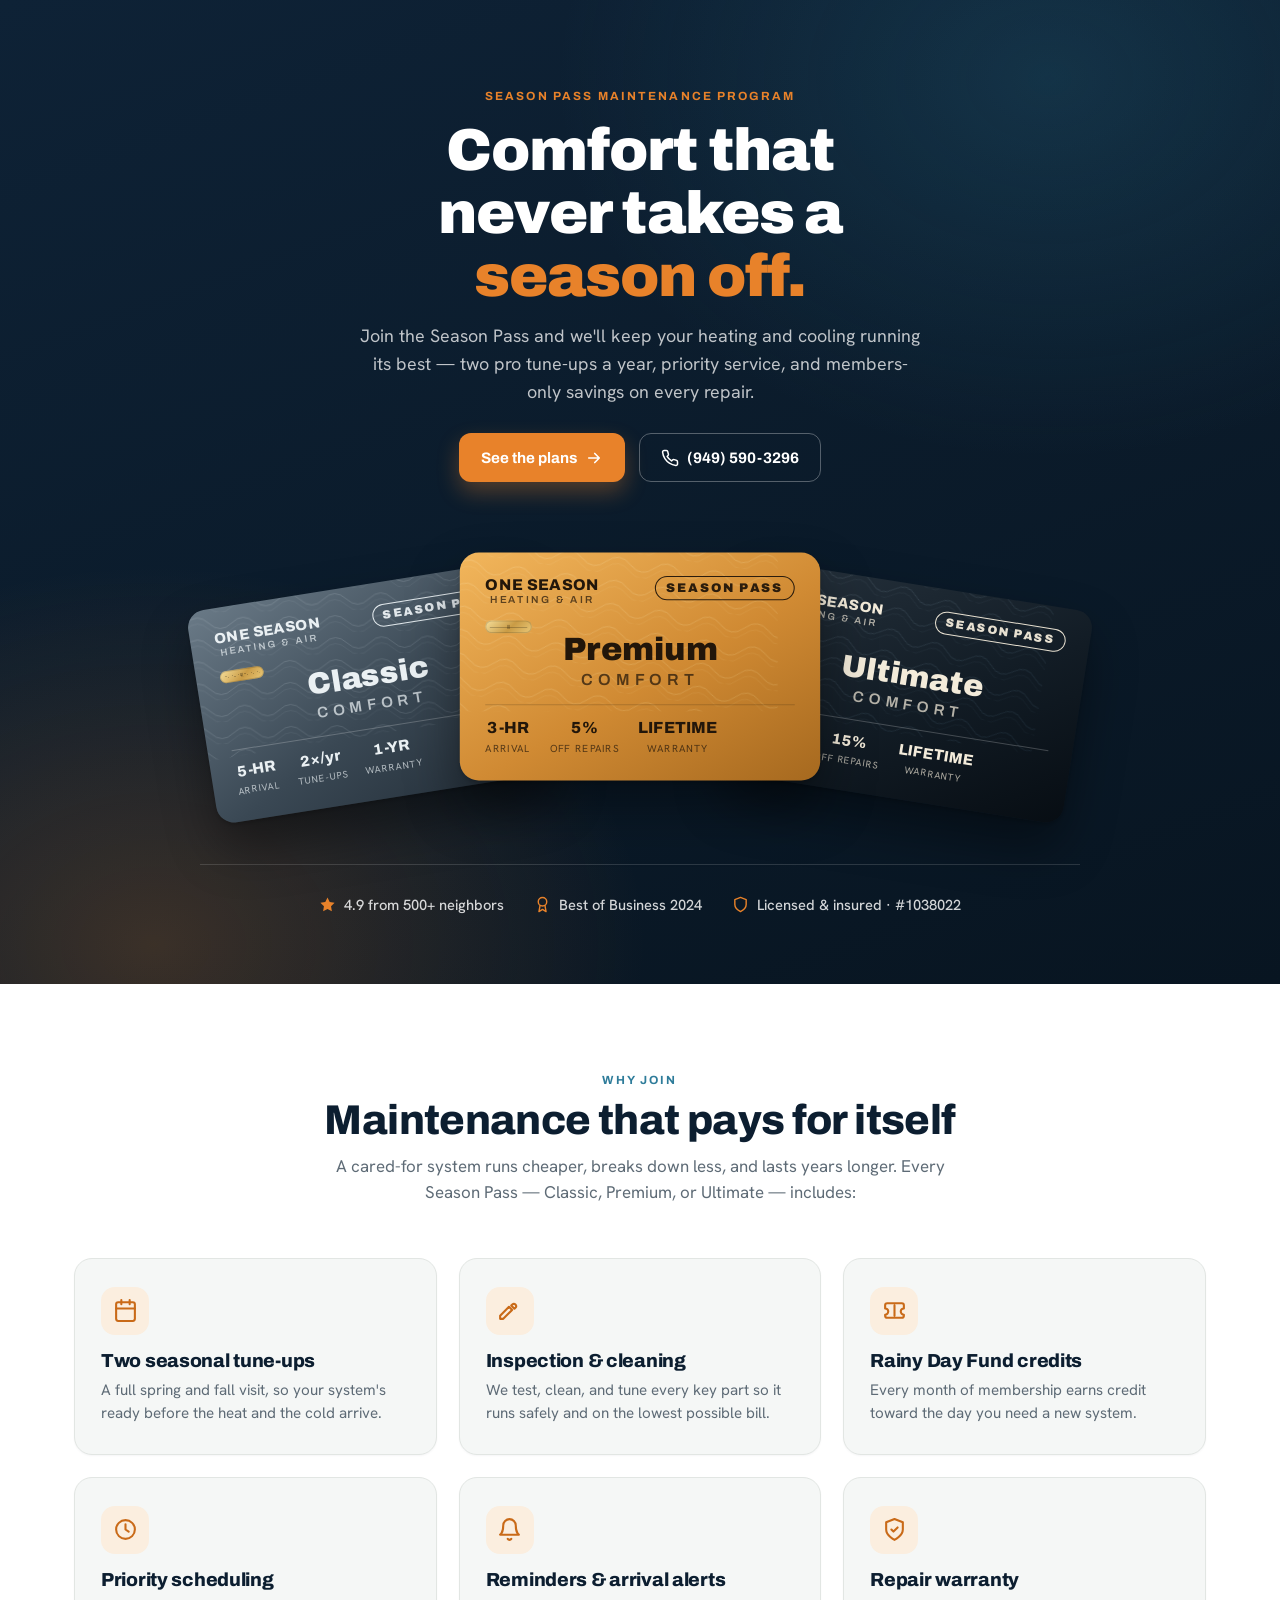
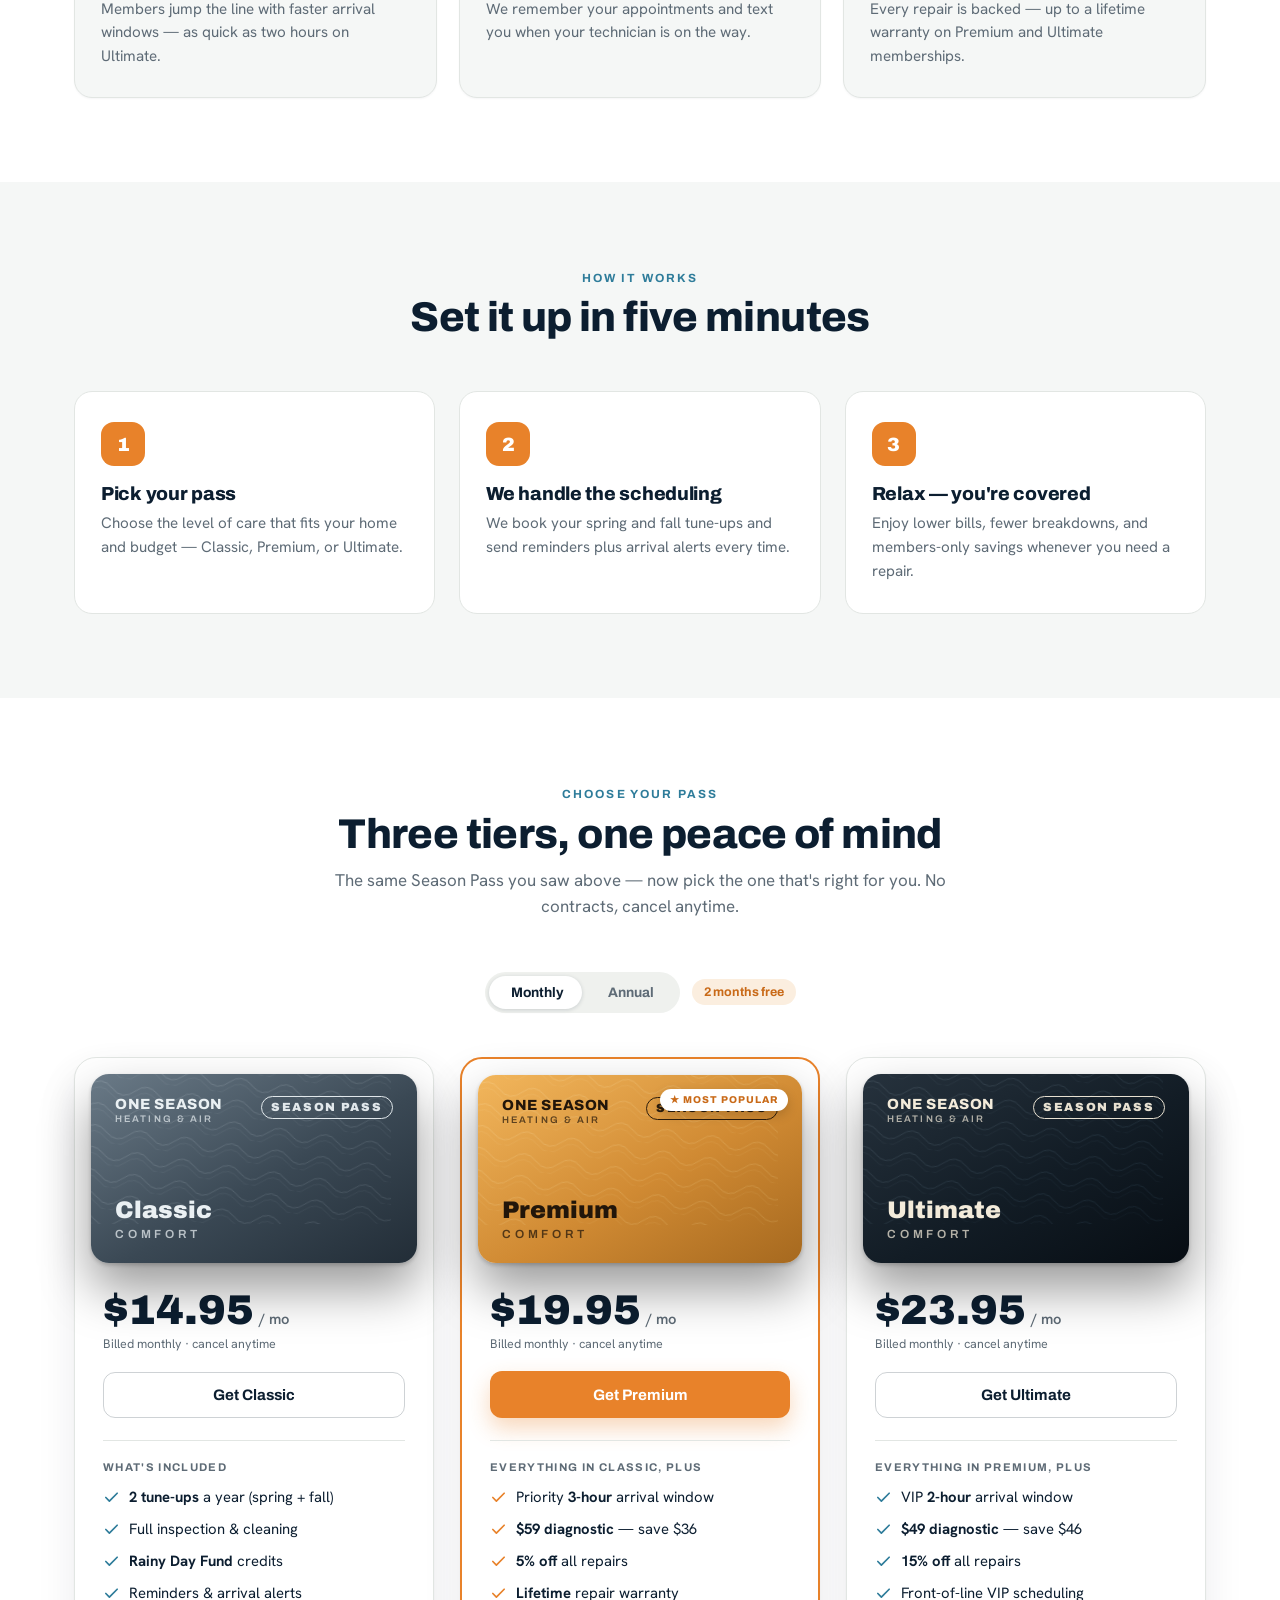
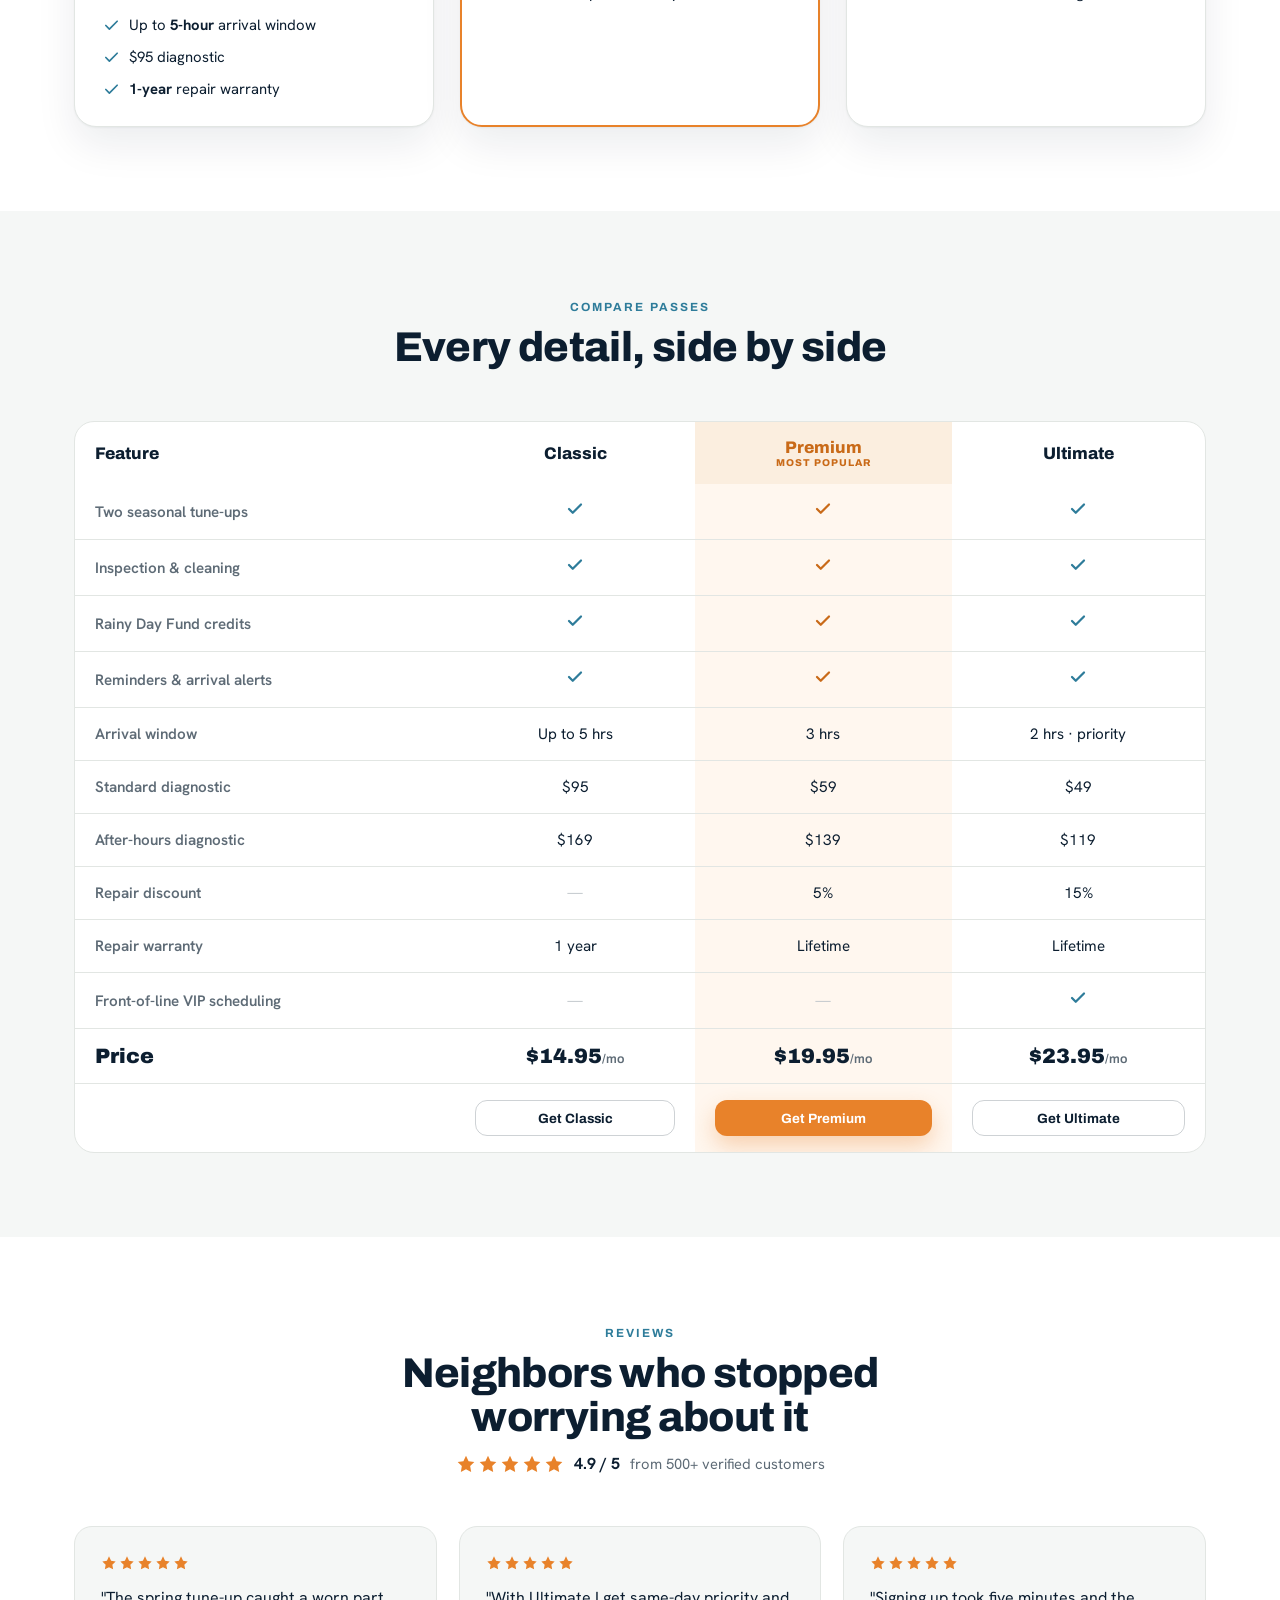
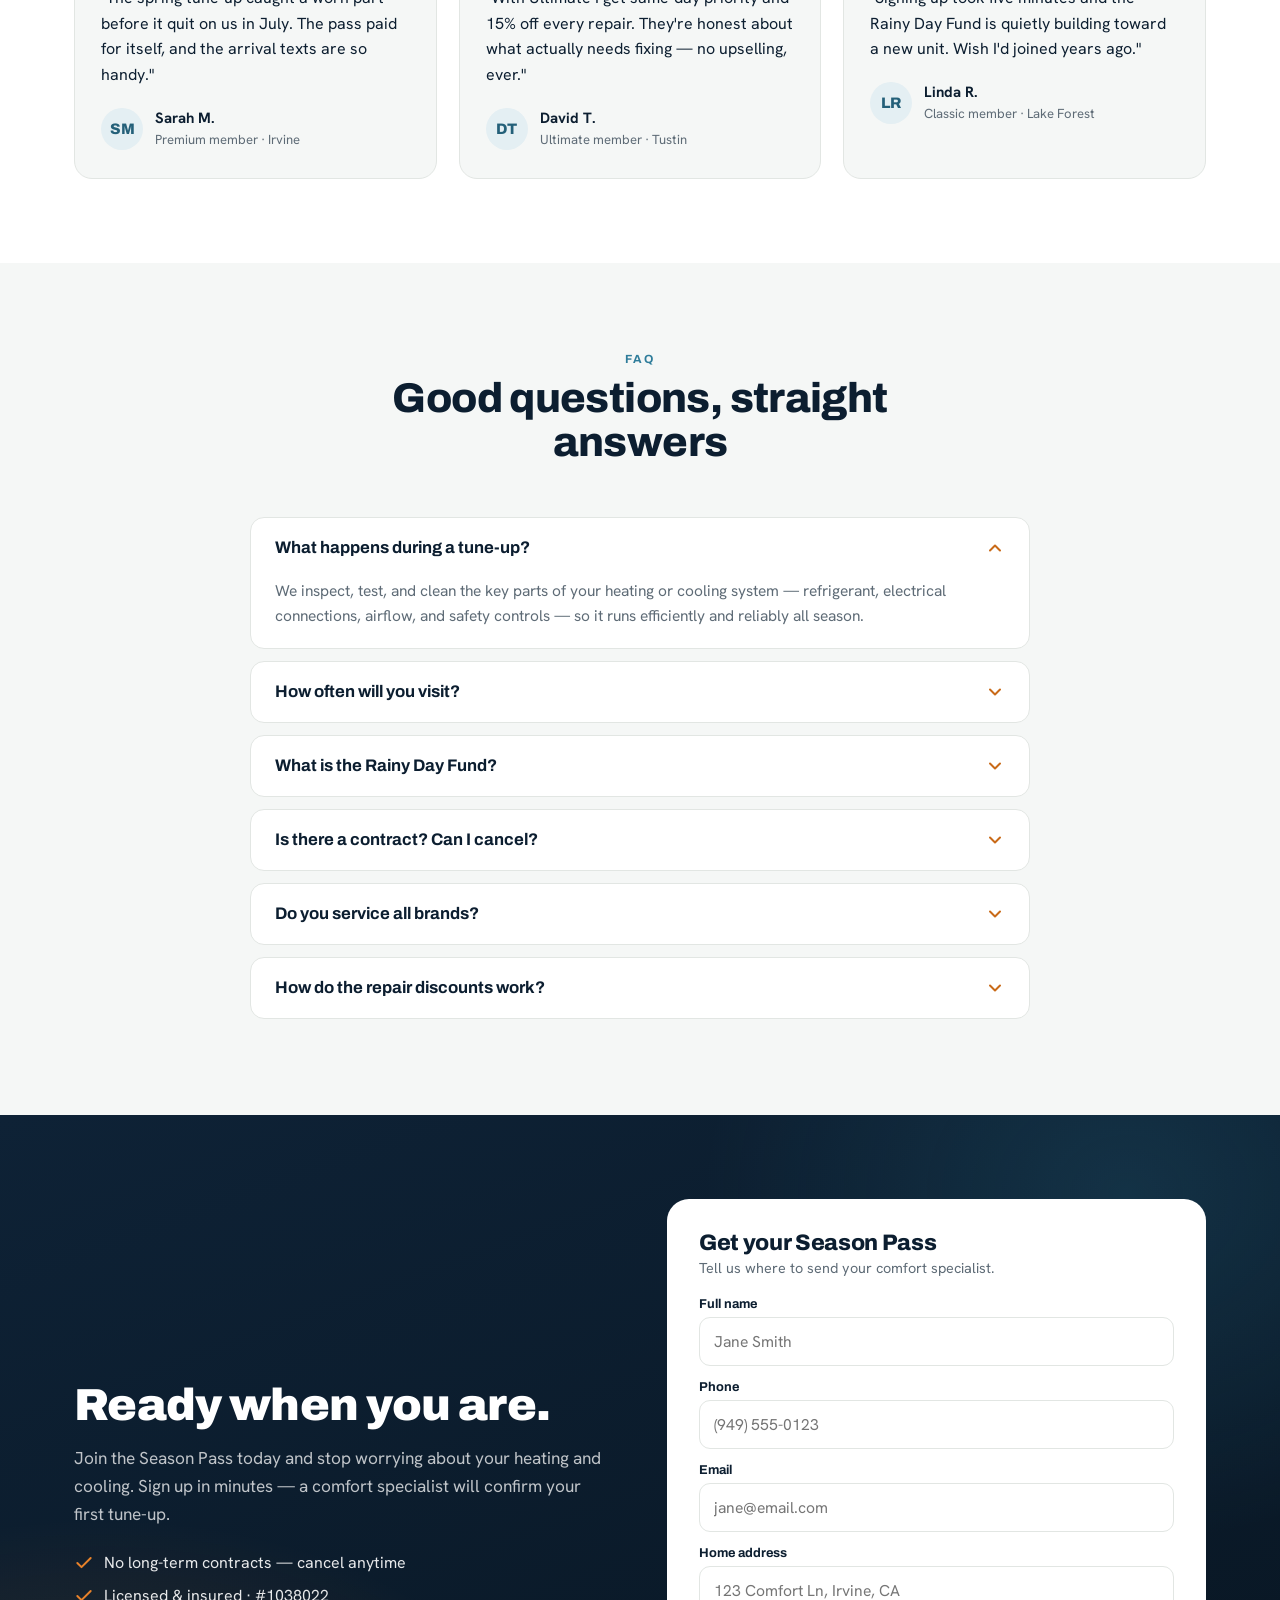
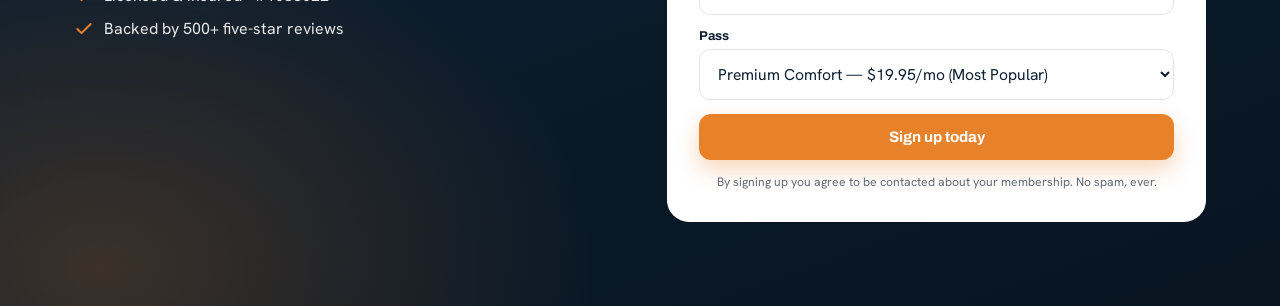
<file: index.html>
<!DOCTYPE html>
<html lang="en">
<head>
<meta charset="UTF-8" />
<meta name="viewport" content="width=device-width, initial-scale=1.0" />
<title>Season Pass Maintenance Program — One Season Heating &amp; Air</title>
<style>
  @import url('https://fonts.googleapis.com/css2?family=Archivo:wght@500;600;700;800;900&family=Hanken+Grotesk:wght@400;500;600;700&display=swap');

  /* ===== Brand tokens (from concept system) ===== */
  :root{
    --ink:#0C1E30; --paper:#F5F7F6; --warm:#E8822A; --warm-deep:#C96A18;
    --cool:#2E7C9A; --cool-deep:#246079; --line:#E2E6E3; --muted:#5E6B76;
    --warm-soft:#FBEEDF; --cool-soft:#E4EFF3; --maxw:1180px;
  }
  *{box-sizing:border-box;margin:0;padding:0}
  body{font-family:'Hanken Grotesk',system-ui,sans-serif;color:var(--ink);background:var(--paper);-webkit-font-smoothing:antialiased}
  h1,h2,h3,h4{font-family:'Archivo',sans-serif;letter-spacing:-.015em;line-height:1.06}
  a{color:inherit}
  .wrap{max-width:var(--maxw);margin:0 auto;padding:0 24px}
  .eyebrow{font-family:'Archivo';font-weight:700;font-size:.74rem;letter-spacing:.18em;text-transform:uppercase;color:var(--cool)}
  .btn{display:inline-flex;width:100%;align-items:center;justify-content:center;gap:.5rem;font-family:'Archivo';
    font-weight:700;font-size:.95rem;padding:.9rem 1.3rem;border-radius:12px;cursor:pointer;border:1.6px solid transparent;
    text-decoration:none;transition:background .18s,border-color .18s,color .18s,transform .1s}
  .btn:active{transform:scale(.985)}
  .btn svg{width:18px;height:18px}
  .btn-primary{background:var(--warm);color:#fff;box-shadow:0 10px 22px rgba(232,130,42,.32)}
  .btn-primary:hover{background:var(--warm-deep)}
  .btn-ghost{background:transparent;color:var(--ink);border-color:rgba(12,30,48,.2)}
  .btn-ghost:hover{border-color:var(--ink)}
  .btn-w{width:auto}
  :focus-visible{outline:3px solid var(--cool);outline-offset:3px}

  /* ===== HERO STAGE ===== */
  .stage{position:relative;overflow:hidden;color:#fff;
    background:
      radial-gradient(70% 70% at 82% 8%, rgba(46,124,154,.22), transparent 55%),
      radial-gradient(70% 70% at 12% 96%, rgba(232,130,42,.22), transparent 55%),
      linear-gradient(160deg,#0E2236,#081521);
    padding:84px 0 70px;text-align:center}
  .stage .eyebrow{color:var(--warm)}
  .stage h1{font-size:clamp(2.2rem,5.4vw,3.7rem);font-weight:900;margin:.9rem auto .9rem;max-width:14ch}
  .stage h1 em{color:var(--warm);font-style:normal}
  .stage .lead{color:rgba(255,255,255,.74);font-size:1.12rem;line-height:1.55;max-width:560px;margin:0 auto 28px}
  .stage .cta-row{display:flex;gap:14px;justify-content:center;flex-wrap:wrap;margin-bottom:14px}
  .stage .cta-row .btn{width:auto}
  .stage .btn-ghost{color:#fff;border-color:rgba(255,255,255,.3)}
  .stage .btn-ghost:hover{border-color:#fff;background:rgba(255,255,255,.06)}

  .fan{display:flex;justify-content:center;gap:0;perspective:1600px;min-height:300px;align-items:center;margin:46px 0 36px}
  .fan .passcard{margin:0 -34px}
  .fan .passcard:nth-child(1){transform:rotate(-9deg) translateY(14px)}
  .fan .passcard:nth-child(2){transform:translateY(-12px) scale(1.06);z-index:3}
  .fan .passcard:nth-child(3){transform:rotate(9deg) translateY(14px)}
  .fan .passcard:hover{transform:translateY(-22px) scale(1.09);z-index:5}

  .trust-strip{display:flex;justify-content:center;flex-wrap:wrap;gap:14px 30px;padding-top:30px;
    border-top:1px solid rgba(255,255,255,.14);max-width:880px;margin:0 auto}
  .trust-strip span{display:inline-flex;align-items:center;gap:8px;font-size:.92rem;color:rgba(255,255,255,.82);font-weight:500}
  .trust-strip svg{width:17px;height:17px;color:var(--warm)}

  /* ===== Membership pass card ===== */
  .passcard{position:relative;width:340px;aspect-ratio:1.585/1;border-radius:18px;padding:22px 24px;color:#fff;
    overflow:hidden;flex:none;box-shadow:0 2px 4px rgba(0,0,0,.2),0 26px 50px rgba(0,0,0,.4);
    transition:transform .45s cubic-bezier(.2,.8,.2,1),box-shadow .45s ease;isolation:isolate;display:flex;flex-direction:column}
  .passcard .guil{position:absolute;inset:0;z-index:0;opacity:.5;mix-blend-mode:soft-light}
  .passcard::after{content:"";position:absolute;inset:0;z-index:4;pointer-events:none;
    background:linear-gradient(115deg,transparent 32%,rgba(255,255,255,.32) 46%,rgba(255,255,255,.06) 56%,transparent 70%);
    transform:translateX(-130%);transition:transform .9s ease}
  .passcard:hover::after{transform:translateX(130%)}
  .passcard > *{position:relative;z-index:2}
  .steel{background:linear-gradient(150deg,#6A7A87 0%,#3A4854 55%,#222D37 100%);color:#EAF0F3}
  .gold{background:linear-gradient(150deg,#F2B65C 0%,#D08A33 55%,#A6691F 100%);color:#22160A}
  .onyx{background:linear-gradient(150deg,#26323D 0%,#121C25 55%,#070D13 100%);color:#F3EBDA}
  .pc-top{display:flex;justify-content:space-between;align-items:flex-start}
  .pc-brand{font-family:'Archivo';font-weight:800;font-size:.92rem;letter-spacing:.04em}
  .pc-brand small{display:block;font-weight:600;font-size:.6rem;letter-spacing:.22em;opacity:.7;margin-top:2px}
  .pc-tier{font-family:'Archivo';font-weight:900;font-size:.74rem;letter-spacing:.14em;text-transform:uppercase;
    padding:.28rem .6rem;border-radius:30px;border:1px solid currentColor;opacity:.95}
  .pc-chip{width:44px;height:33px;border-radius:6px;margin:14px 0 0;position:relative;overflow:hidden;
    background:linear-gradient(135deg,#F6DF9B,#C99B45 55%,#EBC978);box-shadow:inset 0 0 0 1px rgba(0,0,0,.15)}
  .pc-chip::before{content:"";position:absolute;inset:4px;border-radius:3px;
    background:linear-gradient(90deg,transparent 46%,rgba(0,0,0,.22) 46% 54%,transparent 54%),
      linear-gradient(0deg,transparent 30%,rgba(0,0,0,.22) 30% 36%,transparent 36% 64%,rgba(0,0,0,.22) 64% 70%,transparent 70%)}
  .onyx .pc-chip{background:linear-gradient(135deg,#E8C572,#A6791F 55%,#D8B45E)}
  .pc-name{font-family:'Archivo';font-weight:900;font-size:1.9rem;margin-top:auto;line-height:1}
  .pc-name span{font-weight:600;font-size:.95rem;letter-spacing:.32em;text-transform:uppercase;display:block;opacity:.72;margin-top:.45rem}
  .pc-meta{display:flex;gap:18px;margin-top:14px;padding-top:13px;border-top:1px solid rgba(255,255,255,.22)}
  .gold .pc-meta{border-color:rgba(34,22,10,.2)}
  .pc-meta div{line-height:1.15}
  .pc-meta b{font-family:'Archivo';font-weight:800;font-size:.95rem;display:block}
  .pc-meta small{font-size:.6rem;letter-spacing:.1em;text-transform:uppercase;opacity:.7}

  /* ===== Generic section shell ===== */
  .sec{padding:84px 0}
  .sec--paper{background:var(--paper)}
  .sec--white{background:#fff}
  .sec-head{text-align:center;max-width:660px;margin:0 auto 52px}
  .sec-head h2{font-size:clamp(1.8rem,3.6vw,2.6rem);font-weight:800;margin:.55rem 0 .7rem}
  .sec-head p{color:var(--muted);font-size:1.06rem;line-height:1.55}

  /* ===== Benefits ===== */
  .bene{display:grid;grid-template-columns:repeat(3,1fr);gap:22px}
  .bcard{background:#fff;border:1px solid var(--line);border-radius:18px;padding:28px 26px;
    box-shadow:0 1px 2px rgba(12,30,48,.04)}
  .sec--white .bcard{background:var(--paper)}
  .bcard .ic{width:48px;height:48px;border-radius:14px;background:var(--warm-soft);display:flex;align-items:center;justify-content:center;color:var(--warm-deep);margin-bottom:16px}
  .bcard .ic svg{width:25px;height:25px}
  .bcard h3{font-size:1.18rem;font-weight:800;margin-bottom:8px}
  .bcard p{font-size:.95rem;line-height:1.55;color:var(--muted)}

  /* ===== How it works ===== */
  .steps{display:grid;grid-template-columns:repeat(3,1fr);gap:24px}
  .step{position:relative;background:#fff;border:1px solid var(--line);border-radius:18px;padding:30px 26px}
  .step .num{width:44px;height:44px;border-radius:13px;background:var(--warm);color:#fff;font-family:'Archivo';font-weight:900;font-size:1.2rem;display:flex;align-items:center;justify-content:center;margin-bottom:18px}
  .step h3{font-size:1.18rem;font-weight:800;margin-bottom:8px}
  .step p{font-size:.95rem;line-height:1.55;color:var(--muted)}

  /* ===== Pricing ===== */
  .toggle-wrap{display:flex;justify-content:center;align-items:center;gap:12px;margin:0 0 44px;flex-wrap:wrap}
  .toggle{display:inline-flex;background:#E7EBE8;border-radius:999px;padding:4px;position:relative}
  .sec--white .toggle{background:#EFF1EE}
  .toggle button{font-family:'Archivo';font-size:.86rem;font-weight:700;color:var(--muted);border:0;background:transparent;cursor:pointer;padding:9px 22px;border-radius:999px;transition:color .2s;position:relative;z-index:1}
  .toggle button[aria-pressed="true"]{color:var(--ink)}
  .toggle .thumb{position:absolute;top:4px;bottom:4px;left:4px;width:calc(50% - 4px);background:#fff;border-radius:999px;box-shadow:0 1px 4px rgba(12,30,48,.16);transition:transform .22s cubic-bezier(.4,0,.2,1);z-index:0}
  .toggle[data-mode="annual"] .thumb{transform:translateX(100%)}
  .save{font-family:'Archivo';font-size:.78rem;font-weight:700;color:var(--warm-deep);background:var(--warm-soft);padding:6px 12px;border-radius:999px}

  .plan-row{display:grid;grid-template-columns:repeat(3,1fr);gap:26px;align-items:stretch}
  .plancard{background:#fff;border:1px solid var(--line);border-radius:22px;padding:16px 16px 26px;
    box-shadow:0 1px 2px rgba(12,30,48,.05),0 18px 40px rgba(12,30,48,.08);display:flex;flex-direction:column;
    transition:transform .2s ease,box-shadow .2s ease}
  .plancard:hover{transform:translateY(-5px);box-shadow:0 24px 56px rgba(12,30,48,.16)}
  .plancard.feat{border:2px solid var(--warm)}
  .plancard .passcard{width:100%;aspect-ratio:1.72/1;margin:0}
  .pc-popular{position:absolute;top:14px;right:14px;z-index:6;background:#fff;color:var(--warm-deep);
    font-family:'Archivo';font-weight:800;font-size:.62rem;letter-spacing:.1em;text-transform:uppercase;
    padding:.34rem .62rem;border-radius:30px;box-shadow:0 4px 12px rgba(0,0,0,.18)}
  .plan-body{padding:24px 12px 0;display:flex;flex-direction:column;flex-grow:1}
  .plan-price{display:flex;align-items:baseline;gap:.3rem}
  .plan-price .amt{font-family:'Archivo';font-weight:900;font-size:2.6rem}
  .plan-price .per{color:var(--muted);font-weight:600;font-size:.92rem}
  .plan-note{font-size:.78rem;color:var(--muted);margin:.2rem 0 1.2rem;min-height:1rem}
  .plan-cta{margin-bottom:22px}
  .incl{font-family:'Archivo';font-weight:700;font-size:.7rem;letter-spacing:.12em;text-transform:uppercase;color:var(--muted);margin-bottom:14px;padding-top:20px;border-top:1px solid var(--line)}
  .plan-feats{list-style:none;display:flex;flex-direction:column;gap:.7rem;margin:0;flex-grow:1}
  .plan-feats li{display:flex;gap:.55rem;font-size:.93rem;line-height:1.4;align-items:flex-start}
  .plan-feats li svg{flex:none;margin-top:2px;width:17px;height:17px}
  .plan-feats b{font-weight:700}

  /* ===== Comparison table ===== */
  .tbl-scroll{overflow-x:auto;-webkit-overflow-scrolling:touch;border:1px solid var(--line);border-radius:20px;background:#fff}
  table.tbl{width:100%;border-collapse:collapse;min-width:680px}
  .tbl th,.tbl td{padding:16px 20px;text-align:center;font-size:.95rem;border-bottom:1px solid var(--line)}
  .tbl thead th{font-family:'Archivo';font-size:1.05rem;font-weight:800;color:var(--ink)}
  .tbl tbody th{text-align:left;font-weight:600;color:var(--muted);font-family:'Hanken Grotesk'}
  .tbl td.feat{background:#FFF7EF}
  .tbl thead th.feat{background:var(--warm-soft);color:var(--warm-deep)}
  .tbl thead th .pop{display:block;font-family:'Archivo';font-size:.62rem;font-weight:800;letter-spacing:.1em;text-transform:uppercase}
  .tbl .yes svg{width:18px;height:18px;color:var(--cool)}
  .tbl .feat .yes svg,.tbl td.feat.yes svg{color:var(--warm-deep)}
  .tbl .no{color:#C2C8CC}
  .tbl tr:last-child td,.tbl tr:last-child th{border-bottom:0}
  .tbl .price-row td,.tbl .price-row th{font-family:'Archivo';font-size:1.3rem;font-weight:900;color:var(--ink)}

  /* ===== Testimonials ===== */
  .rating{display:flex;justify-content:center;align-items:center;gap:10px;margin-top:14px}
  .stars{color:var(--warm);display:inline-flex;gap:2px}
  .stars svg{width:20px;height:20px}
  .revs{display:grid;grid-template-columns:repeat(3,1fr);gap:22px}
  .rev{background:#fff;border:1px solid var(--line);border-radius:18px;padding:28px 26px}
  .sec--white .rev{background:var(--paper)}
  .rev .qstars{color:var(--warm);display:flex;gap:2px;margin-bottom:14px}
  .rev .qstars svg{width:16px;height:16px}
  .rev p{font-size:1rem;line-height:1.6;margin-bottom:20px}
  .rev .who{display:flex;align-items:center;gap:12px}
  .rev .av{width:42px;height:42px;border-radius:999px;background:var(--cool-soft);color:var(--cool-deep);font-family:'Archivo';font-weight:800;display:flex;align-items:center;justify-content:center;font-size:.95rem}
  .rev .who b{display:block;font-size:.93rem;font-weight:700}
  .rev .who small{font-size:.82rem;color:var(--muted)}

  /* ===== FAQ ===== */
  .faq{max-width:780px;margin:0 auto}
  .q{border:1px solid var(--line);border-radius:14px;background:#fff;margin-bottom:12px;overflow:hidden}
  .q summary{list-style:none;cursor:pointer;padding:20px 24px;font-family:'Archivo';font-size:1.05rem;font-weight:700;display:flex;justify-content:space-between;align-items:center;gap:16px}
  .q summary::-webkit-details-marker{display:none}
  .q summary .chev{flex:none;transition:transform .2s;color:var(--warm-deep)}
  .q summary .chev svg{width:20px;height:20px;display:block}
  .q[open] summary .chev{transform:rotate(180deg)}
  .q .ans{padding:0 24px 20px;font-size:.97rem;line-height:1.62;color:var(--muted)}

  /* ===== Final CTA ===== */
  .cta-stage{position:relative;overflow:hidden;color:#fff;padding:84px 0;
    background:
      radial-gradient(60% 80% at 88% 10%, rgba(46,124,154,.22), transparent 55%),
      radial-gradient(70% 80% at 8% 95%, rgba(232,130,42,.22), transparent 55%),
      linear-gradient(160deg,#0E2236,#081521)}
  .cta-grid{display:grid;grid-template-columns:1fr 1fr;gap:54px;align-items:center}
  .cta-stage h2{color:#fff;font-size:clamp(1.9rem,4vw,2.8rem);font-weight:900;margin-bottom:16px}
  .cta-stage .lead{color:rgba(255,255,255,.74);font-size:1.08rem;line-height:1.6;margin-bottom:24px}
  .cta-list{list-style:none;display:flex;flex-direction:column;gap:12px}
  .cta-list li{display:flex;gap:10px;align-items:center;font-size:1rem;color:rgba(255,255,255,.9)}
  .cta-list svg{width:20px;height:20px;color:var(--warm);flex:none}
  .form{background:#fff;border-radius:22px;padding:32px;color:var(--ink)}
  .form h3{font-size:1.4rem;font-weight:800;margin-bottom:4px}
  .form .sub{font-size:.9rem;color:var(--muted);margin-bottom:20px}
  .field{margin-bottom:14px}
  .field label{display:block;font-family:'Archivo';font-size:.8rem;font-weight:700;margin-bottom:6px}
  .field input,.field select{width:100%;font-family:'Hanken Grotesk';font-size:.98rem;color:var(--ink);padding:13px 14px;border:1.5px solid var(--line);border-radius:11px;background:#fff;transition:border-color .15s,box-shadow .15s}
  .field input:focus,.field select:focus{outline:0;border-color:var(--warm);box-shadow:0 0 0 3px rgba(232,130,42,.16)}
  .form .fine{font-size:.76rem;color:var(--muted);text-align:center;margin-top:14px}

  /* ===== Responsive ===== */
  @media(max-width:900px){
    .fan{flex-direction:column;gap:20px;perspective:none}
    .fan .passcard{margin:0;width:100%;max-width:330px}
    .fan .passcard:nth-child(1),.fan .passcard:nth-child(2),.fan .passcard:nth-child(3){transform:none}
    .fan .passcard:hover{transform:translateY(-8px)}
    .bene,.steps,.revs,.plan-row{grid-template-columns:1fr;max-width:420px;margin:0 auto}
    .plancard.feat{order:-1}
    .cta-grid{grid-template-columns:1fr;gap:38px}
  }
  @media(max-width:520px){
    .sec,.stage,.cta-stage{padding:56px 0}
    .wrap{padding:0 16px}
  }
  @media (prefers-reduced-motion:reduce){*{transition:none!important}.passcard::after{display:none}}
</style>
</head>
<body>

<!-- shared guilloché security pattern -->
<svg width="0" height="0" style="position:absolute" aria-hidden="true">
  <defs>
    <pattern id="guil" width="46" height="22" patternUnits="userSpaceOnUse" patternTransform="rotate(8)">
      <path d="M0 11 Q 11.5 0 23 11 T 46 11" fill="none" stroke="#fff" stroke-width="0.7"/>
      <path d="M0 17 Q 11.5 6 23 17 T 46 17" fill="none" stroke="#fff" stroke-width="0.5" opacity=".6"/>
    </pattern>
  </defs>
</svg>

<!-- ============ HERO ============ -->
<header class="stage">
  <div class="wrap">
    <span class="eyebrow">Season Pass Maintenance Program</span>
    <h1>Comfort that never takes a <em>season off.</em></h1>
    <p class="lead">Join the Season Pass and we'll keep your heating and cooling running its best — two pro tune-ups a year, priority service, and members-only savings on every repair.</p>
    <div class="cta-row">
      <a href="#plans" class="btn btn-primary">See the plans<svg viewBox="0 0 24 24" fill="none" stroke="currentColor" stroke-width="2.2" stroke-linecap="round" stroke-linejoin="round"><path d="M5 12h14M13 6l6 6-6 6"/></svg></a>
      <a href="tel:+19495903296" class="btn btn-ghost"><svg viewBox="0 0 24 24" fill="none" stroke="currentColor" stroke-width="2" stroke-linecap="round" stroke-linejoin="round"><path d="M22 16.92v3a2 2 0 0 1-2.18 2 19.79 19.79 0 0 1-8.63-3.07 19.5 19.5 0 0 1-6-6 19.79 19.79 0 0 1-3.07-8.67A2 2 0 0 1 4.11 2h3a2 2 0 0 1 2 1.72c.13.96.36 1.9.7 2.81a2 2 0 0 1-.45 2.11L8.09 9.91a16 16 0 0 0 6 6l1.27-1.27a2 2 0 0 1 2.11-.45c.91.34 1.85.57 2.81.7A2 2 0 0 1 22 16.92z"/></svg>(949) 590-3296</a>
    </div>

    <div class="fan">
      <div class="passcard steel">
        <svg class="guil" style="color:#fff"><rect width="100%" height="100%" fill="url(#guil)"/></svg>
        <div class="pc-top"><div class="pc-brand">ONE SEASON<small>HEATING &amp; AIR</small></div><div class="pc-tier">Season Pass</div></div>
        <div class="pc-chip"></div>
        <div class="pc-name">Classic<span>Comfort</span></div>
        <div class="pc-meta"><div><b>5-HR</b><small>Arrival</small></div><div><b>2×/yr</b><small>Tune-ups</small></div><div><b>1-YR</b><small>Warranty</small></div></div>
      </div>
      <div class="passcard gold">
        <svg class="guil" style="color:#5a3a12"><rect width="100%" height="100%" fill="url(#guil)"/></svg>
        <div class="pc-top"><div class="pc-brand">ONE SEASON<small>HEATING &amp; AIR</small></div><div class="pc-tier">Season Pass</div></div>
        <div class="pc-chip"></div>
        <div class="pc-name">Premium<span>Comfort</span></div>
        <div class="pc-meta"><div><b>3-HR</b><small>Arrival</small></div><div><b>5%</b><small>Off repairs</small></div><div><b>LIFETIME</b><small>Warranty</small></div></div>
      </div>
      <div class="passcard onyx">
        <svg class="guil" style="color:#caa45e"><rect width="100%" height="100%" fill="url(#guil)"/></svg>
        <div class="pc-top"><div class="pc-brand">ONE SEASON<small>HEATING &amp; AIR</small></div><div class="pc-tier">Season Pass</div></div>
        <div class="pc-chip"></div>
        <div class="pc-name">Ultimate<span>Comfort</span></div>
        <div class="pc-meta"><div><b>2-HR</b><small>Arrival</small></div><div><b>15%</b><small>Off repairs</small></div><div><b>LIFETIME</b><small>Warranty</small></div></div>
      </div>
    </div>

    <div class="trust-strip">
      <span><svg viewBox="0 0 24 24" fill="currentColor"><polygon points="12 2 15.1 8.6 22 9.6 17 14.5 18.2 21.5 12 18.2 5.8 21.5 7 14.5 2 9.6 8.9 8.6 12 2"/></svg>4.9 from 500+ neighbors</span>
      <span><svg viewBox="0 0 24 24" fill="none" stroke="currentColor" stroke-width="2" stroke-linecap="round" stroke-linejoin="round"><circle cx="12" cy="8" r="6"/><path d="M8.5 13.5 7 22l5-3 5 3-1.5-8.5"/></svg>Best of Business 2024</span>
      <span><svg viewBox="0 0 24 24" fill="none" stroke="currentColor" stroke-width="2" stroke-linecap="round" stroke-linejoin="round"><path d="M12 22s8-4 8-10V5l-8-3-8 3v7c0 6 8 10 8 10z"/></svg>Licensed &amp; insured · #1038022</span>
    </div>
  </div>
</header>

<!-- ============ BENEFITS ============ -->
<section class="sec sec--white">
  <div class="wrap">
    <div class="sec-head">
      <span class="eyebrow">Why join</span>
      <h2>Maintenance that pays for itself</h2>
      <p>A cared-for system runs cheaper, breaks down less, and lasts years longer. Every Season Pass — Classic, Premium, or Ultimate — includes:</p>
    </div>
    <div class="bene">
      <div class="bcard">
        <span class="ic"><svg viewBox="0 0 24 24" fill="none" stroke="currentColor" stroke-width="2" stroke-linecap="round" stroke-linejoin="round"><rect x="3" y="4" width="18" height="18" rx="2"/><path d="M16 2v4M8 2v4M3 10h18"/></svg></span>
        <h3>Two seasonal tune-ups</h3>
        <p>A full spring and fall visit, so your system's ready before the heat and the cold arrive.</p>
      </div>
      <div class="bcard">
        <span class="ic"><svg viewBox="0 0 24 24" fill="none" stroke="currentColor" stroke-width="2" stroke-linecap="round" stroke-linejoin="round"><path d="m14.7 6.3-1 1 3 3 1-1a2.1 2.1 0 0 0-3-3zM3 17l8.5-8.5 3 3L6 20H3z"/></svg></span>
        <h3>Inspection &amp; cleaning</h3>
        <p>We test, clean, and tune every key part so it runs safely and on the lowest possible bill.</p>
      </div>
      <div class="bcard">
        <span class="ic"><svg viewBox="0 0 24 24" fill="none" stroke="currentColor" stroke-width="2" stroke-linecap="round" stroke-linejoin="round"><path d="M19 5H5a2 2 0 0 0-2 2v3a3 3 0 0 1 0 6v1a2 2 0 0 0 2 2h14a2 2 0 0 0 2-2v-1a3 3 0 0 1 0-6V7a2 2 0 0 0-2-2zM12 7v10"/></svg></span>
        <h3>Rainy Day Fund credits</h3>
        <p>Every month of membership earns credit toward the day you need a new system.</p>
      </div>
      <div class="bcard">
        <span class="ic"><svg viewBox="0 0 24 24" fill="none" stroke="currentColor" stroke-width="2" stroke-linecap="round" stroke-linejoin="round"><circle cx="12" cy="12" r="9"/><path d="M12 7v5l3 2"/></svg></span>
        <h3>Priority scheduling</h3>
        <p>Members jump the line with faster arrival windows — as quick as two hours on Ultimate.</p>
      </div>
      <div class="bcard">
        <span class="ic"><svg viewBox="0 0 24 24" fill="none" stroke="currentColor" stroke-width="2" stroke-linecap="round" stroke-linejoin="round"><path d="M18 8a6 6 0 1 0-12 0c0 7-3 9-3 9h18s-3-2-3-9zM13.7 21a2 2 0 0 1-3.4 0"/></svg></span>
        <h3>Reminders &amp; arrival alerts</h3>
        <p>We remember your appointments and text you when your technician is on the way.</p>
      </div>
      <div class="bcard">
        <span class="ic"><svg viewBox="0 0 24 24" fill="none" stroke="currentColor" stroke-width="2" stroke-linecap="round" stroke-linejoin="round"><path d="M12 22s8-4 8-10V5l-8-3-8 3v7c0 6 8 10 8 10z"/><path d="m9 12 2 2 4-4"/></svg></span>
        <h3>Repair warranty</h3>
        <p>Every repair is backed — up to a lifetime warranty on Premium and Ultimate memberships.</p>
      </div>
    </div>
  </div>
</section>

<!-- ============ HOW IT WORKS ============ -->
<section class="sec sec--paper">
  <div class="wrap">
    <div class="sec-head">
      <span class="eyebrow">How it works</span>
      <h2>Set it up in five minutes</h2>
    </div>
    <div class="steps">
      <div class="step"><span class="num">1</span><h3>Pick your pass</h3><p>Choose the level of care that fits your home and budget — Classic, Premium, or Ultimate.</p></div>
      <div class="step"><span class="num">2</span><h3>We handle the scheduling</h3><p>We book your spring and fall tune-ups and send reminders plus arrival alerts every time.</p></div>
      <div class="step"><span class="num">3</span><h3>Relax — you're covered</h3><p>Enjoy lower bills, fewer breakdowns, and members-only savings whenever you need a repair.</p></div>
    </div>
  </div>
</section>

<!-- ============ PRICING ============ -->
<section class="sec sec--white" id="plans">
  <div class="wrap">
    <div class="sec-head">
      <span class="eyebrow">Choose your pass</span>
      <h2>Three tiers, one peace of mind</h2>
      <p>The same Season Pass you saw above — now pick the one that's right for you. No contracts, cancel anytime.</p>
    </div>

    <div class="toggle-wrap">
      <div class="toggle" data-mode="monthly" role="group" aria-label="Billing period">
        <span class="thumb" aria-hidden="true"></span>
        <button type="button" data-bill="monthly" aria-pressed="true">Monthly</button>
        <button type="button" data-bill="annual" aria-pressed="false">Annual</button>
      </div>
      <span class="save">2 months free</span>
    </div>

    <div class="plan-row">

      <!-- BASIC / STEEL -->
      <div class="plancard">
        <div class="passcard steel">
          <svg class="guil" style="color:#fff"><rect width="100%" height="100%" fill="url(#guil)"/></svg>
          <div class="pc-top"><div class="pc-brand">ONE SEASON<small>HEATING &amp; AIR</small></div><div class="pc-tier">Season Pass</div></div>
          <div class="pc-name" style="font-size:1.5rem">Classic<span style="font-size:.74rem">Comfort</span></div>
        </div>
        <div class="plan-body">
          <div class="plan-price"><span class="amt" data-monthly="$14.95" data-annual="$149.50">$14.95</span><span class="per" data-monthly="/ mo" data-annual="/ yr">/ mo</span></div>
          <div class="plan-note" data-monthly="Billed monthly · cancel anytime" data-annual="Billed annually · 2 months free">Billed monthly · cancel anytime</div>
          <a href="#signup" class="btn btn-ghost plan-cta">Get Classic</a>
          <p class="incl">What's included</p>
          <ul class="plan-feats">
            <li><svg viewBox="0 0 24 24" fill="none"><path d="M20 6L9 17l-5-5" stroke="#2E7C9A" stroke-width="2.4" stroke-linecap="round" stroke-linejoin="round"/></svg><span><b>2 tune-ups</b> a year (spring + fall)</span></li>
            <li><svg viewBox="0 0 24 24" fill="none"><path d="M20 6L9 17l-5-5" stroke="#2E7C9A" stroke-width="2.4" stroke-linecap="round" stroke-linejoin="round"/></svg><span>Full inspection &amp; cleaning</span></li>
            <li><svg viewBox="0 0 24 24" fill="none"><path d="M20 6L9 17l-5-5" stroke="#2E7C9A" stroke-width="2.4" stroke-linecap="round" stroke-linejoin="round"/></svg><span><b>Rainy Day Fund</b> credits</span></li>
            <li><svg viewBox="0 0 24 24" fill="none"><path d="M20 6L9 17l-5-5" stroke="#2E7C9A" stroke-width="2.4" stroke-linecap="round" stroke-linejoin="round"/></svg><span>Reminders &amp; arrival alerts</span></li>
            <li><svg viewBox="0 0 24 24" fill="none"><path d="M20 6L9 17l-5-5" stroke="#2E7C9A" stroke-width="2.4" stroke-linecap="round" stroke-linejoin="round"/></svg><span>Up to <b>5-hour</b> arrival window</span></li>
            <li><svg viewBox="0 0 24 24" fill="none"><path d="M20 6L9 17l-5-5" stroke="#2E7C9A" stroke-width="2.4" stroke-linecap="round" stroke-linejoin="round"/></svg><span>$95 diagnostic</span></li>
            <li><svg viewBox="0 0 24 24" fill="none"><path d="M20 6L9 17l-5-5" stroke="#2E7C9A" stroke-width="2.4" stroke-linecap="round" stroke-linejoin="round"/></svg><span><b>1-year</b> repair warranty</span></li>
          </ul>
        </div>
      </div>

      <!-- PREMIUM / GOLD -->
      <div class="plancard feat">
        <div class="passcard gold">
          <span class="pc-popular">★ Most Popular</span>
          <svg class="guil" style="color:#5a3a12"><rect width="100%" height="100%" fill="url(#guil)"/></svg>
          <div class="pc-top"><div class="pc-brand">ONE SEASON<small>HEATING &amp; AIR</small></div><div class="pc-tier">Season Pass</div></div>
          <div class="pc-name" style="font-size:1.5rem">Premium<span style="font-size:.74rem">Comfort</span></div>
        </div>
        <div class="plan-body">
          <div class="plan-price"><span class="amt" data-monthly="$19.95" data-annual="$199.50">$19.95</span><span class="per" data-monthly="/ mo" data-annual="/ yr">/ mo</span></div>
          <div class="plan-note" data-monthly="Billed monthly · cancel anytime" data-annual="Billed annually · 2 months free">Billed monthly · cancel anytime</div>
          <a href="#signup" class="btn btn-primary plan-cta">Get Premium</a>
          <p class="incl">Everything in Classic, plus</p>
          <ul class="plan-feats">
            <li><svg viewBox="0 0 24 24" fill="none"><path d="M20 6L9 17l-5-5" stroke="#E8822A" stroke-width="2.4" stroke-linecap="round" stroke-linejoin="round"/></svg><span>Priority <b>3-hour</b> arrival window</span></li>
            <li><svg viewBox="0 0 24 24" fill="none"><path d="M20 6L9 17l-5-5" stroke="#E8822A" stroke-width="2.4" stroke-linecap="round" stroke-linejoin="round"/></svg><span><b>$59 diagnostic</b> — save $36</span></li>
            <li><svg viewBox="0 0 24 24" fill="none"><path d="M20 6L9 17l-5-5" stroke="#E8822A" stroke-width="2.4" stroke-linecap="round" stroke-linejoin="round"/></svg><span><b>5% off</b> all repairs</span></li>
            <li><svg viewBox="0 0 24 24" fill="none"><path d="M20 6L9 17l-5-5" stroke="#E8822A" stroke-width="2.4" stroke-linecap="round" stroke-linejoin="round"/></svg><span><b>Lifetime</b> repair warranty</span></li>
          </ul>
        </div>
      </div>

      <!-- ULTIMATE / ONYX -->
      <div class="plancard">
        <div class="passcard onyx">
          <svg class="guil" style="color:#caa45e"><rect width="100%" height="100%" fill="url(#guil)"/></svg>
          <div class="pc-top"><div class="pc-brand">ONE SEASON<small>HEATING &amp; AIR</small></div><div class="pc-tier">Season Pass</div></div>
          <div class="pc-name" style="font-size:1.5rem">Ultimate<span style="font-size:.74rem">Comfort</span></div>
        </div>
        <div class="plan-body">
          <div class="plan-price"><span class="amt" data-monthly="$23.95" data-annual="$239.50">$23.95</span><span class="per" data-monthly="/ mo" data-annual="/ yr">/ mo</span></div>
          <div class="plan-note" data-monthly="Billed monthly · cancel anytime" data-annual="Billed annually · 2 months free">Billed monthly · cancel anytime</div>
          <a href="#signup" class="btn btn-ghost plan-cta">Get Ultimate</a>
          <p class="incl">Everything in Premium, plus</p>
          <ul class="plan-feats">
            <li><svg viewBox="0 0 24 24" fill="none"><path d="M20 6L9 17l-5-5" stroke="#2E7C9A" stroke-width="2.4" stroke-linecap="round" stroke-linejoin="round"/></svg><span>VIP <b>2-hour</b> arrival window</span></li>
            <li><svg viewBox="0 0 24 24" fill="none"><path d="M20 6L9 17l-5-5" stroke="#2E7C9A" stroke-width="2.4" stroke-linecap="round" stroke-linejoin="round"/></svg><span><b>$49 diagnostic</b> — save $46</span></li>
            <li><svg viewBox="0 0 24 24" fill="none"><path d="M20 6L9 17l-5-5" stroke="#2E7C9A" stroke-width="2.4" stroke-linecap="round" stroke-linejoin="round"/></svg><span><b>15% off</b> all repairs</span></li>
            <li><svg viewBox="0 0 24 24" fill="none"><path d="M20 6L9 17l-5-5" stroke="#2E7C9A" stroke-width="2.4" stroke-linecap="round" stroke-linejoin="round"/></svg><span>Front-of-line VIP scheduling</span></li>
          </ul>
        </div>
      </div>

    </div>
  </div>
</section>

<!-- ============ COMPARISON ============ -->
<section class="sec sec--paper">
  <div class="wrap">
    <div class="sec-head">
      <span class="eyebrow">Compare passes</span>
      <h2>Every detail, side by side</h2>
    </div>
    <div class="tbl-scroll">
      <table class="tbl">
        <thead><tr><th style="text-align:left">Feature</th><th>Classic</th><th class="feat">Premium<span class="pop">Most Popular</span></th><th>Ultimate</th></tr></thead>
        <tbody>
          <tr><th>Two seasonal tune-ups</th><td class="yes"><svg viewBox="0 0 24 24" fill="none" stroke="currentColor" stroke-width="3" stroke-linecap="round" stroke-linejoin="round"><polyline points="20 6 9 17 4 12"/></svg></td><td class="feat yes"><svg viewBox="0 0 24 24" fill="none" stroke="currentColor" stroke-width="3" stroke-linecap="round" stroke-linejoin="round"><polyline points="20 6 9 17 4 12"/></svg></td><td class="yes"><svg viewBox="0 0 24 24" fill="none" stroke="currentColor" stroke-width="3" stroke-linecap="round" stroke-linejoin="round"><polyline points="20 6 9 17 4 12"/></svg></td></tr>
          <tr><th>Inspection &amp; cleaning</th><td class="yes"><svg viewBox="0 0 24 24" fill="none" stroke="currentColor" stroke-width="3" stroke-linecap="round" stroke-linejoin="round"><polyline points="20 6 9 17 4 12"/></svg></td><td class="feat yes"><svg viewBox="0 0 24 24" fill="none" stroke="currentColor" stroke-width="3" stroke-linecap="round" stroke-linejoin="round"><polyline points="20 6 9 17 4 12"/></svg></td><td class="yes"><svg viewBox="0 0 24 24" fill="none" stroke="currentColor" stroke-width="3" stroke-linecap="round" stroke-linejoin="round"><polyline points="20 6 9 17 4 12"/></svg></td></tr>
          <tr><th>Rainy Day Fund credits</th><td class="yes"><svg viewBox="0 0 24 24" fill="none" stroke="currentColor" stroke-width="3" stroke-linecap="round" stroke-linejoin="round"><polyline points="20 6 9 17 4 12"/></svg></td><td class="feat yes"><svg viewBox="0 0 24 24" fill="none" stroke="currentColor" stroke-width="3" stroke-linecap="round" stroke-linejoin="round"><polyline points="20 6 9 17 4 12"/></svg></td><td class="yes"><svg viewBox="0 0 24 24" fill="none" stroke="currentColor" stroke-width="3" stroke-linecap="round" stroke-linejoin="round"><polyline points="20 6 9 17 4 12"/></svg></td></tr>
          <tr><th>Reminders &amp; arrival alerts</th><td class="yes"><svg viewBox="0 0 24 24" fill="none" stroke="currentColor" stroke-width="3" stroke-linecap="round" stroke-linejoin="round"><polyline points="20 6 9 17 4 12"/></svg></td><td class="feat yes"><svg viewBox="0 0 24 24" fill="none" stroke="currentColor" stroke-width="3" stroke-linecap="round" stroke-linejoin="round"><polyline points="20 6 9 17 4 12"/></svg></td><td class="yes"><svg viewBox="0 0 24 24" fill="none" stroke="currentColor" stroke-width="3" stroke-linecap="round" stroke-linejoin="round"><polyline points="20 6 9 17 4 12"/></svg></td></tr>
          <tr><th>Arrival window</th><td>Up to 5 hrs</td><td class="feat">3 hrs</td><td>2 hrs · priority</td></tr>
          <tr><th>Standard diagnostic</th><td>$95</td><td class="feat">$59</td><td>$49</td></tr>
          <tr><th>After-hours diagnostic</th><td>$169</td><td class="feat">$139</td><td>$119</td></tr>
          <tr><th>Repair discount</th><td class="no">—</td><td class="feat">5%</td><td>15%</td></tr>
          <tr><th>Repair warranty</th><td>1 year</td><td class="feat">Lifetime</td><td>Lifetime</td></tr>
          <tr><th>Front-of-line VIP scheduling</th><td class="no">—</td><td class="feat no">—</td><td class="yes"><svg viewBox="0 0 24 24" fill="none" stroke="currentColor" stroke-width="3" stroke-linecap="round" stroke-linejoin="round"><polyline points="20 6 9 17 4 12"/></svg></td></tr>
          <tr class="price-row"><th>Price</th><td>$14.95<span style="font-size:.78rem;font-weight:600;color:var(--muted)">/mo</span></td><td class="feat">$19.95<span style="font-size:.78rem;font-weight:600;color:var(--muted)">/mo</span></td><td>$23.95<span style="font-size:.78rem;font-weight:600;color:var(--muted)">/mo</span></td></tr>
          <tr><th></th><td><a href="#signup" class="btn btn-ghost" style="padding:.6rem .8rem;font-size:.84rem">Get Classic</a></td><td class="feat"><a href="#signup" class="btn btn-primary" style="padding:.6rem .8rem;font-size:.84rem">Get Premium</a></td><td><a href="#signup" class="btn btn-ghost" style="padding:.6rem .8rem;font-size:.84rem">Get Ultimate</a></td></tr>
        </tbody>
      </table>
    </div>
  </div>
</section>

<!-- ============ TESTIMONIALS ============ -->
<section class="sec sec--white">
  <div class="wrap">
    <div class="sec-head">
      <span class="eyebrow">Reviews</span>
      <h2>Neighbors who stopped worrying about it</h2>
      <div class="rating">
        <span class="stars"><svg viewBox="0 0 24 24" fill="currentColor"><polygon points="12 2 15.1 8.6 22 9.6 17 14.5 18.2 21.5 12 18.2 5.8 21.5 7 14.5 2 9.6 8.9 8.6 12 2"/></svg><svg viewBox="0 0 24 24" fill="currentColor"><polygon points="12 2 15.1 8.6 22 9.6 17 14.5 18.2 21.5 12 18.2 5.8 21.5 7 14.5 2 9.6 8.9 8.6 12 2"/></svg><svg viewBox="0 0 24 24" fill="currentColor"><polygon points="12 2 15.1 8.6 22 9.6 17 14.5 18.2 21.5 12 18.2 5.8 21.5 7 14.5 2 9.6 8.9 8.6 12 2"/></svg><svg viewBox="0 0 24 24" fill="currentColor"><polygon points="12 2 15.1 8.6 22 9.6 17 14.5 18.2 21.5 12 18.2 5.8 21.5 7 14.5 2 9.6 8.9 8.6 12 2"/></svg><svg viewBox="0 0 24 24" fill="currentColor"><polygon points="12 2 15.1 8.6 22 9.6 17 14.5 18.2 21.5 12 18.2 5.8 21.5 7 14.5 2 9.6 8.9 8.6 12 2"/></svg></span>
        <strong>4.9 / 5</strong><span style="color:var(--muted);font-size:.92rem">from 500+ verified customers</span>
      </div>
    </div>
    <div class="revs">
      <div class="rev">
        <div class="qstars"><svg viewBox="0 0 24 24" fill="currentColor"><polygon points="12 2 15.1 8.6 22 9.6 17 14.5 18.2 21.5 12 18.2 5.8 21.5 7 14.5 2 9.6 8.9 8.6 12 2"/></svg><svg viewBox="0 0 24 24" fill="currentColor"><polygon points="12 2 15.1 8.6 22 9.6 17 14.5 18.2 21.5 12 18.2 5.8 21.5 7 14.5 2 9.6 8.9 8.6 12 2"/></svg><svg viewBox="0 0 24 24" fill="currentColor"><polygon points="12 2 15.1 8.6 22 9.6 17 14.5 18.2 21.5 12 18.2 5.8 21.5 7 14.5 2 9.6 8.9 8.6 12 2"/></svg><svg viewBox="0 0 24 24" fill="currentColor"><polygon points="12 2 15.1 8.6 22 9.6 17 14.5 18.2 21.5 12 18.2 5.8 21.5 7 14.5 2 9.6 8.9 8.6 12 2"/></svg><svg viewBox="0 0 24 24" fill="currentColor"><polygon points="12 2 15.1 8.6 22 9.6 17 14.5 18.2 21.5 12 18.2 5.8 21.5 7 14.5 2 9.6 8.9 8.6 12 2"/></svg></div>
        <p>"The spring tune-up caught a worn part before it quit on us in July. The pass paid for itself, and the arrival texts are so handy."</p>
        <div class="who"><span class="av">SM</span><div><b>Sarah M.</b><small>Premium member · Irvine</small></div></div>
      </div>
      <div class="rev">
        <div class="qstars"><svg viewBox="0 0 24 24" fill="currentColor"><polygon points="12 2 15.1 8.6 22 9.6 17 14.5 18.2 21.5 12 18.2 5.8 21.5 7 14.5 2 9.6 8.9 8.6 12 2"/></svg><svg viewBox="0 0 24 24" fill="currentColor"><polygon points="12 2 15.1 8.6 22 9.6 17 14.5 18.2 21.5 12 18.2 5.8 21.5 7 14.5 2 9.6 8.9 8.6 12 2"/></svg><svg viewBox="0 0 24 24" fill="currentColor"><polygon points="12 2 15.1 8.6 22 9.6 17 14.5 18.2 21.5 12 18.2 5.8 21.5 7 14.5 2 9.6 8.9 8.6 12 2"/></svg><svg viewBox="0 0 24 24" fill="currentColor"><polygon points="12 2 15.1 8.6 22 9.6 17 14.5 18.2 21.5 12 18.2 5.8 21.5 7 14.5 2 9.6 8.9 8.6 12 2"/></svg><svg viewBox="0 0 24 24" fill="currentColor"><polygon points="12 2 15.1 8.6 22 9.6 17 14.5 18.2 21.5 12 18.2 5.8 21.5 7 14.5 2 9.6 8.9 8.6 12 2"/></svg></div>
        <p>"With Ultimate I get same-day priority and 15% off every repair. They're honest about what actually needs fixing — no upselling, ever."</p>
        <div class="who"><span class="av">DT</span><div><b>David T.</b><small>Ultimate member · Tustin</small></div></div>
      </div>
      <div class="rev">
        <div class="qstars"><svg viewBox="0 0 24 24" fill="currentColor"><polygon points="12 2 15.1 8.6 22 9.6 17 14.5 18.2 21.5 12 18.2 5.8 21.5 7 14.5 2 9.6 8.9 8.6 12 2"/></svg><svg viewBox="0 0 24 24" fill="currentColor"><polygon points="12 2 15.1 8.6 22 9.6 17 14.5 18.2 21.5 12 18.2 5.8 21.5 7 14.5 2 9.6 8.9 8.6 12 2"/></svg><svg viewBox="0 0 24 24" fill="currentColor"><polygon points="12 2 15.1 8.6 22 9.6 17 14.5 18.2 21.5 12 18.2 5.8 21.5 7 14.5 2 9.6 8.9 8.6 12 2"/></svg><svg viewBox="0 0 24 24" fill="currentColor"><polygon points="12 2 15.1 8.6 22 9.6 17 14.5 18.2 21.5 12 18.2 5.8 21.5 7 14.5 2 9.6 8.9 8.6 12 2"/></svg><svg viewBox="0 0 24 24" fill="currentColor"><polygon points="12 2 15.1 8.6 22 9.6 17 14.5 18.2 21.5 12 18.2 5.8 21.5 7 14.5 2 9.6 8.9 8.6 12 2"/></svg></div>
        <p>"Signing up took five minutes and the Rainy Day Fund is quietly building toward a new unit. Wish I'd joined years ago."</p>
        <div class="who"><span class="av">LR</span><div><b>Linda R.</b><small>Classic member · Lake Forest</small></div></div>
      </div>
    </div>
  </div>
</section>

<!-- ============ FAQ ============ -->
<section class="sec sec--paper">
  <div class="wrap">
    <div class="sec-head">
      <span class="eyebrow">FAQ</span>
      <h2>Good questions, straight answers</h2>
    </div>
    <div class="faq">
      <details class="q" open><summary>What happens during a tune-up?<span class="chev"><svg viewBox="0 0 24 24" fill="none" stroke="currentColor" stroke-width="2.4" stroke-linecap="round" stroke-linejoin="round"><polyline points="6 9 12 15 18 9"/></svg></span></summary><div class="ans">We inspect, test, and clean the key parts of your heating or cooling system — refrigerant, electrical connections, airflow, and safety controls — so it runs efficiently and reliably all season.</div></details>
      <details class="q"><summary>How often will you visit?<span class="chev"><svg viewBox="0 0 24 24" fill="none" stroke="currentColor" stroke-width="2.4" stroke-linecap="round" stroke-linejoin="round"><polyline points="6 9 12 15 18 9"/></svg></span></summary><div class="ans">Twice a year — once in spring for your AC, once in fall for your heat. We schedule both and send reminders so you never miss one.</div></details>
      <details class="q"><summary>What is the Rainy Day Fund?<span class="chev"><svg viewBox="0 0 24 24" fill="none" stroke="currentColor" stroke-width="2.4" stroke-linecap="round" stroke-linejoin="round"><polyline points="6 9 12 15 18 9"/></svg></span></summary><div class="ans">Every month of membership earns credit toward a future system replacement — so when it's time to upgrade, you've already got a head start.</div></details>
      <details class="q"><summary>Is there a contract? Can I cancel?<span class="chev"><svg viewBox="0 0 24 24" fill="none" stroke="currentColor" stroke-width="2.4" stroke-linecap="round" stroke-linejoin="round"><polyline points="6 9 12 15 18 9"/></svg></span></summary><div class="ans">No long-term contracts. Upgrade, downgrade, or cancel anytime — no penalties, no hassle.</div></details>
      <details class="q"><summary>Do you service all brands?<span class="chev"><svg viewBox="0 0 24 24" fill="none" stroke="currentColor" stroke-width="2.4" stroke-linecap="round" stroke-linejoin="round"><polyline points="6 9 12 15 18 9"/></svg></span></summary><div class="ans">Yes. Our licensed technicians service and maintain all major makes and models of heating and air conditioning equipment.</div></details>
      <details class="q"><summary>How do the repair discounts work?<span class="chev"><svg viewBox="0 0 24 24" fill="none" stroke="currentColor" stroke-width="2.4" stroke-linecap="round" stroke-linejoin="round"><polyline points="6 9 12 15 18 9"/></svg></span></summary><div class="ans">Members save on every repair — 5% on Premium, 15% on Ultimate — plus lower diagnostic fees and priority scheduling whenever something needs attention.</div></details>
    </div>
  </div>
</section>

<!-- ============ FINAL CTA ============ -->
<section class="cta-stage" id="signup">
  <div class="wrap cta-grid">
    <div>
      <h2>Ready when you are.</h2>
      <p class="lead">Join the Season Pass today and stop worrying about your heating and cooling. Sign up in minutes — a comfort specialist will confirm your first tune-up.</p>
      <ul class="cta-list">
        <li><svg viewBox="0 0 24 24" fill="none" stroke="currentColor" stroke-width="2.4" stroke-linecap="round" stroke-linejoin="round"><polyline points="20 6 9 17 4 12"/></svg>No long-term contracts — cancel anytime</li>
        <li><svg viewBox="0 0 24 24" fill="none" stroke="currentColor" stroke-width="2.4" stroke-linecap="round" stroke-linejoin="round"><polyline points="20 6 9 17 4 12"/></svg>Licensed &amp; insured · #1038022</li>
        <li><svg viewBox="0 0 24 24" fill="none" stroke="currentColor" stroke-width="2.4" stroke-linecap="round" stroke-linejoin="round"><polyline points="20 6 9 17 4 12"/></svg>Backed by 500+ five-star reviews</li>
      </ul>
    </div>
    <form class="form" onsubmit="return false;">
      <h3>Get your Season Pass</h3>
      <p class="sub">Tell us where to send your comfort specialist.</p>
      <div class="field"><label for="f-name">Full name</label><input id="f-name" type="text" placeholder="Jane Smith" /></div>
      <div class="field"><label for="f-phone">Phone</label><input id="f-phone" type="tel" placeholder="(949) 555-0123" /></div>
      <div class="field"><label for="f-email">Email</label><input id="f-email" type="email" placeholder="jane@email.com" /></div>
      <div class="field"><label for="f-addr">Home address</label><input id="f-addr" type="text" placeholder="123 Comfort Ln, Irvine, CA" /></div>
      <div class="field"><label for="f-plan">Pass</label><select id="f-plan"><option>Premium Comfort — $19.95/mo (Most Popular)</option><option>Classic Comfort — $14.95/mo</option><option>Ultimate Comfort — $23.95/mo</option><option>Not sure yet — help me choose</option></select></div>
      <button type="submit" class="btn btn-primary">Sign up today</button>
      <p class="fine">By signing up you agree to be contacted about your membership. No spam, ever.</p>
    </form>
  </div>
</section>

<script>
  (function(){
    var toggle=document.querySelector('.toggle');
    if(toggle){
      var buttons=toggle.querySelectorAll('button');
      function setMode(mode){
        toggle.setAttribute('data-mode',mode);
        buttons.forEach(function(b){b.setAttribute('aria-pressed',String(b.dataset.bill===mode));});
        document.querySelectorAll('[data-'+mode+']').forEach(function(el){
          var v=el.getAttribute('data-'+mode);if(v)el.textContent=v;
        });
      }
      buttons.forEach(function(b){b.addEventListener('click',function(){setMode(b.dataset.bill);});});
    }
    document.querySelectorAll('a[href^="#"]').forEach(function(a){
      a.addEventListener('click',function(e){
        var t=document.querySelector(a.getAttribute('href'));
        if(t){e.preventDefault();t.scrollIntoView({behavior:'smooth'});}
      });
    });
  })();
</script>
</body>
</html>
</file>
